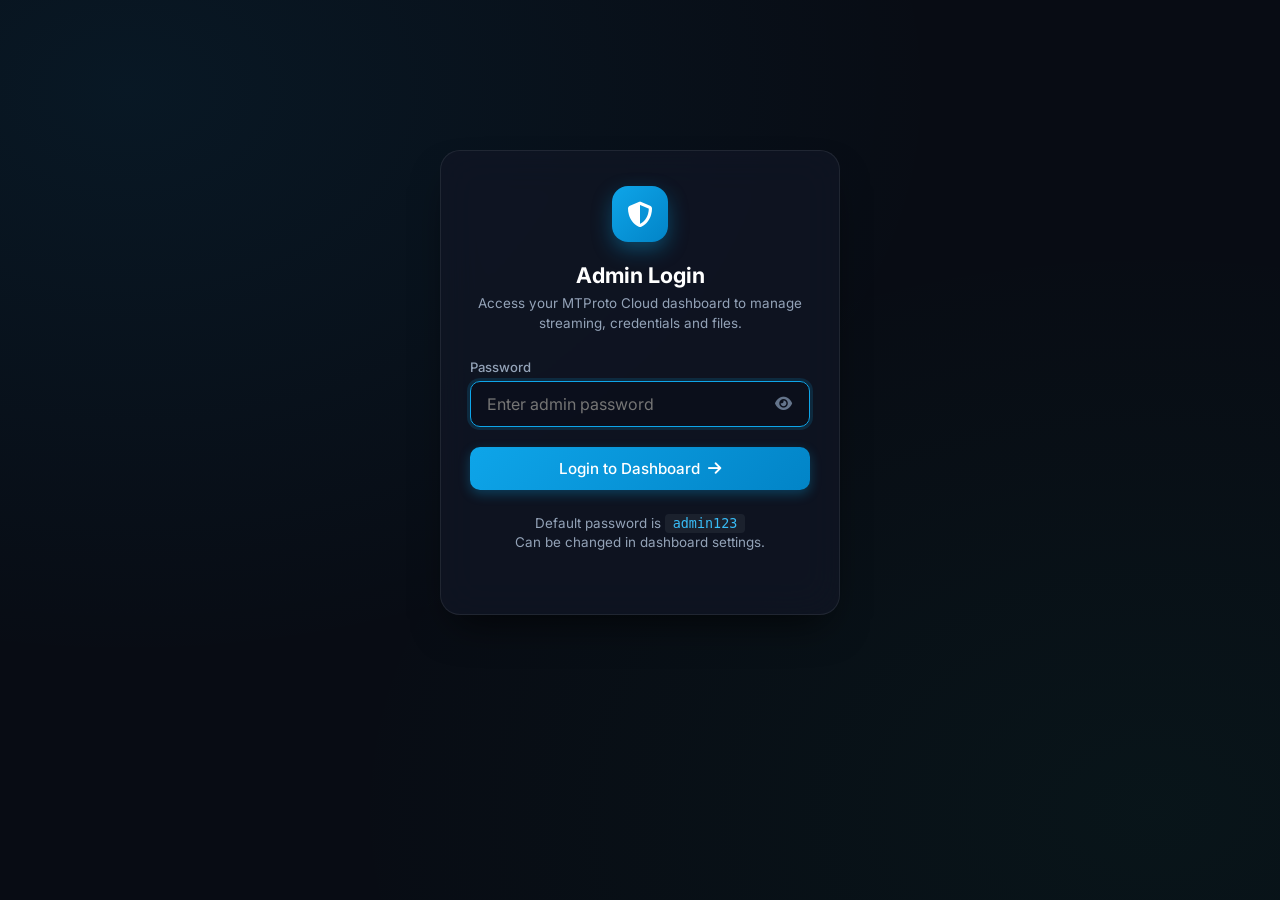
<file: templates/login.html>
<!DOCTYPE html>
<html lang="en">
<head>
    <meta charset="UTF-8">
    <meta name="viewport" content="width=device-width, initial-scale=1.0, maximum-scale=1.0, user-scalable=no, viewport-fit=cover">
    <title>Admin Login - MTProto Stream & Cloud</title>
    <link rel="stylesheet" href="/static/style.css?v=3.2">
    <link rel="stylesheet" href="https://cdnjs.cloudflare.com/ajax/libs/font-awesome/6.5.1/css/all.min.css">
    <style>
        .login-wrapper {
            min-height: 85vh;
            display: flex;
            align-items: center;
            justify-content: center;
            padding: 1.25rem;
        }
        .login-card {
            width: 100%;
            max-width: 400px;
            background: var(--bg-card);
            backdrop-filter: blur(20px);
            -webkit-backdrop-filter: blur(20px);
            border: 1px solid var(--border-color);
            border-radius: var(--radius-lg);
            padding: 2.2rem 1.8rem;
            box-shadow: 0 20px 40px -15px rgba(0, 0, 0, 0.7);
            text-align: center;
            position: relative;
        }
        .login-icon {
            width: 56px;
            height: 56px;
            background: linear-gradient(135deg, #0ea5e9, #0284c7);
            border-radius: 16px;
            display: flex;
            align-items: center;
            justify-content: center;
            font-size: 1.6rem;
            color: #fff;
            margin: 0 auto 1.25rem;
            box-shadow: 0 8px 20px rgba(14, 165, 233, 0.35);
        }
        .login-card h2 {
            font-size: 1.35rem;
            font-weight: 700;
            margin-bottom: 0.35rem;
            color: #fff;
        }
        .login-card p {
            color: var(--text-muted);
            font-size: 0.84rem;
            margin-bottom: 1.6rem;
            line-height: 1.45;
        }
        .input-wrapper {
            position: relative;
            display: flex;
            align-items: center;
        }
        .input-wrapper input {
            width: 100%;
            background: rgba(11, 16, 28, 0.85);
            border: 1px solid var(--border-color);
            border-radius: 10px;
            color: var(--text-main);
            padding: 0.75rem 2.6rem 0.75rem 1rem;
            font-size: 1rem; /* 16px prevents iOS auto-zoom */
            outline: none;
            transition: all 0.2s ease;
        }
        .input-wrapper input:focus {
            border-color: var(--accent);
            box-shadow: 0 0 0 3px rgba(14, 165, 233, 0.15);
        }
        .toggle-password {
            position: absolute;
            right: 0.85rem;
            color: var(--text-dim);
            cursor: pointer;
            padding: 0.3rem;
            font-size: 0.95rem;
            transition: color 0.2s;
        }
        .toggle-password:hover {
            color: var(--text-main);
        }
        .login-btn {
            width: 100%;
            padding: 0.75rem;
            font-size: 0.95rem;
            margin-top: 1.25rem;
            border-radius: 10px;
        }
        .default-hint {
            font-size: 0.78rem;
            color: var(--text-dim);
            margin-top: 1.5rem;
            line-height: 1.5;
        }
        .default-hint code {
            color: #38bdf8;
            background: rgba(255, 255, 255, 0.06);
            padding: 0.15rem 0.45rem;
            border-radius: 4px;
            font-family: monospace;
        }
    </style>
</head>
<body>
    <div id="toast-container" class="toast-container"></div>

    <div class="login-wrapper">
        <div class="login-card">
            <div class="login-icon">
                <i class="fas fa-shield-alt"></i>
            </div>
            <h2>Admin Login</h2>
            <p>Access your MTProto Cloud dashboard to manage streaming, credentials and files.</p>

            <form id="login-form">
                <div class="form-group" style="text-align: left;">
                    <label for="password">Password</label>
                    <div class="input-wrapper">
                        <input type="password" id="password" placeholder="Enter admin password" required autofocus autocomplete="current-password">
                        <i class="fas fa-eye toggle-password" id="toggle-pwd" onclick="togglePasswordVisibility()"></i>
                    </div>
                </div>
                <button type="submit" class="btn btn-primary login-btn" id="submit-btn">
                    <span>Login to Dashboard</span> <i class="fas fa-arrow-right"></i>
                </button>
            </form>

            <p class="default-hint">Default password is <code>admin123</code><br>Can be changed in dashboard settings.</p>
        </div>
    </div>

    <script src="/static/script.js?v=3.2"></script>
    <script>
        function togglePasswordVisibility() {
            const pwdInput = document.getElementById('password');
            const icon = document.getElementById('toggle-pwd');
            if (pwdInput.type === 'password') {
                pwdInput.type = 'text';
                icon.className = 'fas fa-eye-slash toggle-password';
            } else {
                pwdInput.type = 'password';
                icon.className = 'fas fa-eye toggle-password';
            }
        }

        document.getElementById('login-form').addEventListener('submit', async (e) => {
            e.preventDefault();
            const password = document.getElementById('password').value;
            const btn = document.getElementById('submit-btn');
            
            btn.innerHTML = '<i class="fas fa-spinner fa-spin"></i> Authenticating...';
            btn.disabled = true;

            try {
                const res = await fetch('/api/login', {
                    method: 'POST',
                    headers: {'Content-Type': 'application/json'},
                    body: JSON.stringify({password})
                });

                if (res.ok) {
                    showToast('Login successful! Redirecting...', 'success');
                    setTimeout(() => {
                        window.location.href = '/';
                    }, 500);
                } else {
                    const data = await res.json();
                    showToast(data.detail || 'Invalid password', 'error');
                    btn.innerHTML = '<span>Login to Dashboard</span> <i class="fas fa-arrow-right"></i>';
                    btn.disabled = false;
                }
            } catch (err) {
                showToast('Network error while logging in', 'error');
                btn.innerHTML = '<span>Login to Dashboard</span> <i class="fas fa-arrow-right"></i>';
                btn.disabled = false;
            }
        });
    </script>
</body>
</html>
</file>
<file: static/style.css>
@import url('https://fonts.googleapis.com/css2?family=Inter:wght@400;500;600;700;800&display=swap');

:root {
    --bg-color: #080c14;
    --bg-card: rgba(16, 22, 36, 0.75);
    --bg-card-solid: #111726;
    --bg-card-hover: rgba(23, 32, 52, 0.85);
    --border-color: rgba(255, 255, 255, 0.08);
    --border-hover: rgba(56, 189, 248, 0.35);
    
    --primary: #10b981;
    --primary-hover: #059669;
    --primary-glow: rgba(16, 185, 129, 0.25);
    
    --accent: #0ea5e9;
    --accent-hover: #0284c7;
    --accent-glow: rgba(14, 165, 233, 0.25);
    
    --danger: #ef4444;
    --danger-hover: #dc2626;
    --danger-bg: rgba(239, 68, 68, 0.15);
    
    --text-main: #f8fafc;
    --text-muted: #94a3b8;
    --text-dim: #64748b;
    
    --radius-sm: 8px;
    --radius: 14px;
    --radius-lg: 20px;
    
    --shadow-card: 0 10px 30px -10px rgba(0, 0, 0, 0.6);
    --shadow-glow: 0 0 25px rgba(14, 165, 233, 0.15);
}

* {
    margin: 0;
    padding: 0;
    box-sizing: border-box;
    font-family: 'Inter', -apple-system, BlinkMacSystemFont, "Segoe UI", Roboto, sans-serif;
    -webkit-tap-highlight-color: transparent;
}

a, a:visited, a:hover, a:active {
    text-decoration: none !important;
    color: inherit;
}

body {
    background-color: var(--bg-color);
    background-image: 
        radial-gradient(at 10% 10%, rgba(14, 165, 233, 0.08) 0px, transparent 50%),
        radial-gradient(at 90% 90%, rgba(16, 185, 129, 0.05) 0px, transparent 50%);
    background-attachment: fixed;
    color: var(--text-main);
    min-height: 100vh;
    display: flex;
    flex-direction: column;
    overflow-x: hidden;
}

.container {
    max-width: 1240px;
    margin: 0 auto;
    padding: 1.5rem 1rem;
    width: 100%;
}

/* ============================================================
   HEADER & NAVBAR
============================================================ */
.header {
    display: flex;
    justify-content: space-between;
    align-items: center;
    margin-bottom: 1.5rem;
    padding: 1rem 1.4rem;
    background: var(--bg-card);
    backdrop-filter: blur(16px);
    -webkit-backdrop-filter: blur(16px);
    border: 1px solid var(--border-color);
    border-radius: var(--radius-lg);
    box-shadow: var(--shadow-card);
}

.logo-area {
    display: flex;
    align-items: center;
    gap: 0.9rem;
    text-decoration: none;
    color: inherit;
}

.logo-icon {
    width: 44px;
    height: 44px;
    background: linear-gradient(135deg, #0ea5e9, #0284c7);
    border-radius: 12px;
    display: flex;
    align-items: center;
    justify-content: center;
    font-size: 1.4rem;
    color: #fff;
    box-shadow: 0 4px 14px rgba(14, 165, 233, 0.4);
    flex-shrink: 0;
}

.header-title h1 {
    font-size: 1.18rem;
    font-weight: 700;
    letter-spacing: -0.02em;
    background: linear-gradient(180deg, #ffffff 0%, #cbd5e1 100%);
    -webkit-background-clip: text;
    -webkit-text-fill-color: transparent;
}

.subtitle {
    color: var(--text-muted);
    font-size: 0.82rem;
    margin-top: 0.15rem;
}

.header-right {
    display: flex;
    align-items: center;
    gap: 0.75rem;
}

.status-badge {
    display: inline-flex;
    align-items: center;
    gap: 0.45rem;
    padding: 0.35rem 0.75rem;
    background: rgba(16, 185, 129, 0.12);
    border: 1px solid rgba(16, 185, 129, 0.3);
    color: #34d399;
    border-radius: 30px;
    font-size: 0.78rem;
    font-weight: 600;
    white-space: nowrap;
}

.status-badge.offline {
    background: rgba(239, 68, 68, 0.12);
    border-color: rgba(239, 68, 68, 0.3);
    color: #f87171;
}

.status-dot {
    width: 7px;
    height: 7px;
    background-color: #34d399;
    border-radius: 50%;
    box-shadow: 0 0 8px #34d399;
    animation: pulse 2s infinite;
}

.status-badge.offline .status-dot {
    background-color: #f87171;
    box-shadow: 0 0 8px #f87171;
}

@keyframes pulse {
    0%, 100% { opacity: 0.6; transform: scale(0.95); }
    50% { opacity: 1; transform: scale(1.1); }
}

/* ============================================================
   TABS NAVIGATION (Pill & Segmented)
============================================================ */
.tabs-nav {
    display: flex;
    gap: 0.5rem;
    margin-bottom: 1.5rem;
    padding: 0.35rem;
    background: rgba(16, 22, 36, 0.6);
    backdrop-filter: blur(12px);
    -webkit-backdrop-filter: blur(12px);
    border: 1px solid var(--border-color);
    border-radius: 14px;
    overflow-x: auto;
    scrollbar-width: none;
}

.tabs-nav::-webkit-scrollbar {
    display: none;
}

.tab-btn {
    background: transparent;
    border: none;
    color: var(--text-muted);
    padding: 0.55rem 1.1rem;
    font-size: 0.88rem;
    font-weight: 500;
    cursor: pointer;
    border-radius: 10px;
    display: flex;
    align-items: center;
    gap: 0.5rem;
    transition: all 0.2s cubic-bezier(0.4, 0, 0.2, 1);
    white-space: nowrap;
    user-select: none;
}

.tab-btn:hover {
    color: var(--text-main);
    background: rgba(255, 255, 255, 0.04);
}

.tab-btn.active {
    color: #ffffff;
    background: #1e293b;
    border: 1px solid rgba(255, 255, 255, 0.1);
    box-shadow: 0 4px 12px rgba(0, 0, 0, 0.3);
}

.tab-btn.active i {
    color: var(--accent);
}

.tab-content {
    display: none;
    animation: fadeIn 0.25s ease forwards;
}

.tab-content.active {
    display: block;
}

@keyframes fadeIn {
    from { opacity: 0; transform: translateY(4px); }
    to { opacity: 1; transform: translateY(0); }
}

/* ============================================================
   CARDS & CONTAINERS
============================================================ */
.card {
    background: var(--bg-card);
    backdrop-filter: blur(16px);
    -webkit-backdrop-filter: blur(16px);
    border: 1px solid var(--border-color);
    border-radius: var(--radius);
    padding: 1.5rem;
    margin-bottom: 1.5rem;
    box-shadow: var(--shadow-card);
    transition: border-color 0.2s ease;
}

.card:hover {
    border-color: rgba(255, 255, 255, 0.14);
}

.card-header-flex {
    display: flex;
    justify-content: space-between;
    align-items: center;
    flex-wrap: wrap;
    gap: 1rem;
    margin-bottom: 1.25rem;
}

.card h2 {
    font-size: 1.15rem;
    font-weight: 600;
    margin-bottom: 0.3rem;
    display: flex;
    align-items: center;
    gap: 0.55rem;
    color: var(--text-main);
}

.card h2 i {
    color: var(--accent);
}

.description {
    color: var(--text-muted);
    font-size: 0.85rem;
    line-height: 1.45;
}

/* ============================================================
   SEARCH & FILTERS
============================================================ */
.filter-actions {
    display: flex;
    gap: 0.5rem;
    align-items: center;
    width: 100%;
    max-width: 360px;
}

.search-box {
    position: relative;
    flex: 1;
}

.search-box i {
    position: absolute;
    left: 0.85rem;
    top: 50%;
    transform: translateY(-50%);
    color: var(--text-dim);
    font-size: 0.85rem;
}

.search-input {
    width: 100%;
    background: rgba(11, 15, 25, 0.8);
    border: 1px solid var(--border-color);
    border-radius: var(--radius-sm);
    color: var(--text-main);
    padding: 0.55rem 0.85rem 0.55rem 2.2rem;
    font-size: 0.88rem;
    outline: none;
    transition: all 0.2s ease;
}

.search-input:focus {
    border-color: var(--accent);
    box-shadow: 0 0 0 3px rgba(14, 165, 233, 0.15);
}

/* ============================================================
   FILES DISPLAY: DESKTOP TABLE & MOBILE CARDS
============================================================ */
.desktop-files-view {
    display: block;
}

.mobile-files-view {
    display: none;
}

.table-responsive {
    overflow-x: auto;
    border-radius: var(--radius-sm);
    border: 1px solid var(--border-color);
}

.files-table {
    width: 100%;
    border-collapse: collapse;
    font-size: 0.88rem;
    text-align: left;
}

.files-table th, .files-table td {
    padding: 0.85rem 1rem;
    border-bottom: 1px solid var(--border-color);
}

.files-table th {
    background: rgba(11, 16, 28, 0.9);
    color: var(--text-muted);
    font-weight: 600;
    font-size: 0.78rem;
    text-transform: uppercase;
    letter-spacing: 0.04em;
}

.files-table tr:hover {
    background: rgba(255, 255, 255, 0.02);
}

.file-name-cell {
    display: flex;
    align-items: center;
    gap: 0.75rem;
    font-weight: 500;
    max-width: 320px;
}

.file-name-text {
    white-space: nowrap;
    overflow: hidden;
    text-overflow: ellipsis;
}

.file-icon-box {
    width: 36px;
    height: 36px;
    border-radius: 8px;
    background: rgba(14, 165, 233, 0.12);
    color: var(--accent);
    display: flex;
    align-items: center;
    justify-content: center;
    font-size: 1rem;
    flex-shrink: 0;
}

.file-icon-box.doc {
    background: rgba(16, 185, 129, 0.12);
    color: var(--primary);
}

.badge-pill {
    display: inline-block;
    padding: 0.2rem 0.55rem;
    background: rgba(255, 255, 255, 0.05);
    border: 1px solid var(--border-color);
    border-radius: 6px;
    font-size: 0.75rem;
    color: var(--text-muted);
}

.actions-cell {
    display: flex;
    gap: 0.35rem;
    align-items: center;
}

/* MOBILE FILE CARDS */
.mobile-files-grid {
    display: flex;
    flex-direction: column;
    gap: 0.75rem;
}

.mobile-file-card {
    background: rgba(13, 18, 30, 0.7);
    border: 1px solid var(--border-color);
    border-radius: 12px;
    padding: 1rem;
    display: flex;
    flex-direction: column;
    gap: 0.75rem;
    transition: transform 0.15s ease, border-color 0.15s ease;
}

.mobile-file-card:active {
    transform: scale(0.99);
}

.mobile-card-header {
    display: flex;
    align-items: flex-start;
    gap: 0.75rem;
}

.mobile-card-title {
    font-size: 0.92rem;
    font-weight: 600;
    line-height: 1.35;
    word-break: break-word;
    color: var(--text-main);
}

.mobile-card-meta {
    display: flex;
    align-items: center;
    gap: 0.5rem;
    margin-top: 0.25rem;
    font-size: 0.75rem;
    color: var(--text-dim);
}

.mobile-card-actions {
    display: flex;
    gap: 0.45rem;
    flex-wrap: wrap;
    padding-top: 0.65rem;
    border-top: 1px solid rgba(255, 255, 255, 0.05);
}

.mobile-card-actions .btn {
    flex: 1;
    justify-content: center;
}

/* ============================================================
   BUTTONS
============================================================ */
.btn {
    display: inline-flex;
    align-items: center;
    justify-content: center;
    gap: 0.45rem;
    padding: 0.55rem 1.05rem;
    border-radius: 8px;
    font-size: 0.86rem;
    font-weight: 500;
    cursor: pointer;
    border: none;
    text-decoration: none;
    transition: all 0.2s cubic-bezier(0.4, 0, 0.2, 1);
    white-space: nowrap;
    touch-action: manipulation;
}

.btn:active {
    transform: scale(0.97);
}

.btn-primary {
    background: linear-gradient(135deg, #0ea5e9, #0284c7);
    color: #fff;
    box-shadow: 0 4px 12px rgba(14, 165, 233, 0.3);
}

.btn-primary:hover {
    background: linear-gradient(135deg, #38bdf8, #0ea5e9);
    box-shadow: 0 4px 16px rgba(14, 165, 233, 0.4);
}

.btn-success {
    background: linear-gradient(135deg, #10b981, #059669);
    color: #fff;
    box-shadow: 0 4px 12px rgba(16, 185, 129, 0.3);
}

.btn-secondary {
    background: rgba(255, 255, 255, 0.05);
    color: var(--text-main);
    border: 1px solid var(--border-color);
}

.btn-secondary:hover {
    background: rgba(255, 255, 255, 0.09);
    border-color: rgba(255, 255, 255, 0.18);
}

.btn-danger {
    background: var(--danger-bg);
    color: #f87171;
    border: 1px solid rgba(239, 68, 68, 0.25);
}

.btn-danger:hover {
    background: var(--danger);
    color: #fff;
}

.btn-sm {
    padding: 0.4rem 0.75rem;
    font-size: 0.8rem;
    border-radius: 7px;
}

.btn-icon-only {
    padding: 0.45rem;
    width: 32px;
    height: 32px;
    border-radius: 7px;
}

/* ============================================================
   DROPZONE / UPLOADER
============================================================ */
.dropzone {
    border: 2px dashed rgba(14, 165, 233, 0.35);
    border-radius: var(--radius);
    padding: 2.8rem 1.5rem;
    text-align: center;
    background: rgba(11, 16, 28, 0.6);
    transition: all 0.25s ease;
    cursor: pointer;
    position: relative;
    user-select: none;
}

.dropzone:hover, .dropzone.dragover {
    border-color: var(--accent);
    background: rgba(14, 165, 233, 0.06);
    box-shadow: var(--shadow-glow);
}

.drop-icon-wrapper {
    width: 68px;
    height: 68px;
    border-radius: 50%;
    background: rgba(14, 165, 233, 0.12);
    color: var(--accent);
    display: inline-flex;
    align-items: center;
    justify-content: center;
    font-size: 2rem;
    margin-bottom: 1rem;
    transition: transform 0.25s ease;
}

.dropzone:hover .drop-icon-wrapper {
    transform: translateY(-4px) scale(1.05);
}

.dropzone h3 {
    font-size: 1.05rem;
    font-weight: 600;
    margin-bottom: 0.35rem;
}

.dropzone p {
    color: var(--text-muted);
    font-size: 0.88rem;
    margin: 0.35rem 0;
}

.file-hint {
    font-size: 0.76rem !important;
    color: var(--text-dim) !important;
    margin-top: 1rem !important;
}

/* Upload Progress */
.upload-progress-container {
    margin-top: 1.25rem;
    background: rgba(11, 16, 28, 0.8);
    padding: 1.2rem;
    border-radius: 12px;
    border: 1px solid var(--border-color);
}

.progress-info {
    display: flex;
    justify-content: space-between;
    font-size: 0.86rem;
    margin-bottom: 0.6rem;
    font-weight: 500;
}

.progress-bar-bg {
    width: 100%;
    height: 8px;
    background-color: rgba(255, 255, 255, 0.08);
    border-radius: 6px;
    overflow: hidden;
}

.progress-bar-fill {
    height: 100%;
    width: 0%;
    background: linear-gradient(90deg, #0ea5e9, #10b981);
    border-radius: 6px;
    transition: width 0.25s ease;
    box-shadow: 0 0 12px rgba(16, 185, 129, 0.5);
}

.upload-status-text {
    font-size: 0.8rem;
    color: var(--text-muted);
    margin-top: 0.55rem;
    display: flex;
    align-items: center;
    gap: 0.4rem;
}

/* Result Box */
.result-box {
    margin-top: 1.5rem;
    padding: 1.4rem;
    background: rgba(11, 16, 28, 0.85);
    border: 1px solid rgba(16, 185, 129, 0.3);
    border-radius: var(--radius);
}

.result-box h3 {
    display: flex;
    align-items: center;
    gap: 0.5rem;
    color: #34d399;
    margin-bottom: 1.2rem;
    font-size: 1.05rem;
}

.link-group {
    margin-bottom: 1rem;
}

.link-group:last-child {
    margin-bottom: 0;
}

.link-group label {
    display: block;
    font-size: 0.8rem;
    color: var(--text-muted);
    margin-bottom: 0.35rem;
    font-weight: 500;
}

.copy-input-group {
    display: flex;
    gap: 0.45rem;
}

.copy-input-group input {
    flex: 1;
    background: rgba(0, 0, 0, 0.4);
    border: 1px solid var(--border-color);
    border-radius: 8px;
    color: #e2e8f0;
    padding: 0.55rem 0.8rem;
    font-size: 0.84rem;
    font-family: ui-monospace, SFMono-Regular, Menlo, Monaco, Consolas, monospace;
    outline: none;
    min-width: 0;
}

/* ============================================================
   SETTINGS & FORM GRID
============================================================ */
.settings-grid {
    display: grid;
    grid-template-columns: 1fr 1fr;
    gap: 1.25rem;
    margin-bottom: 1.5rem;
}

.form-group label {
    display: block;
    font-size: 0.82rem;
    color: var(--text-muted);
    margin-bottom: 0.4rem;
    font-weight: 500;
}

.form-group input {
    width: 100%;
    background: rgba(11, 16, 28, 0.8);
    border: 1px solid var(--border-color);
    border-radius: 8px;
    color: var(--text-main);
    padding: 0.65rem 0.9rem;
    font-size: 0.9rem;
    outline: none;
    transition: all 0.2s ease;
}

.form-group input:focus {
    border-color: var(--accent);
    box-shadow: 0 0 0 3px rgba(14, 165, 233, 0.15);
}

.form-group .hint {
    display: block;
    font-size: 0.74rem;
    color: var(--accent);
    margin-top: 0.35rem;
}

.settings-actions {
    display: flex;
    gap: 0.75rem;
    flex-wrap: wrap;
}

.alert-box {
    margin-top: 1.25rem;
    padding: 0.85rem 1.1rem;
    border-radius: 8px;
    font-size: 0.86rem;
    line-height: 1.4;
}

.alert-box.success {
    background: rgba(16, 185, 129, 0.15);
    border: 1px solid rgba(16, 185, 129, 0.35);
    color: #34d399;
}

.alert-box.error {
    background: rgba(239, 68, 68, 0.15);
    border: 1px solid rgba(239, 68, 68, 0.35);
    color: #f87171;
}

/* ============================================================
   STATS CARDS
============================================================ */
.stats-grid {
    display: grid;
    grid-template-columns: repeat(auto-fit, minmax(180px, 1fr));
    gap: 1rem;
}

.stat-card {
    background: rgba(11, 16, 28, 0.8);
    border: 1px solid var(--border-color);
    border-radius: 12px;
    padding: 1.2rem 1rem;
    text-align: center;
    position: relative;
    overflow: hidden;
}

.stat-card::before {
    content: '';
    position: absolute;
    top: 0;
    left: 0;
    right: 0;
    height: 3px;
    background: linear-gradient(90deg, var(--accent), var(--primary));
    opacity: 0.6;
}

.stat-label {
    font-size: 0.75rem;
    color: var(--text-muted);
    margin-bottom: 0.5rem;
    text-transform: uppercase;
    letter-spacing: 0.05em;
    font-weight: 600;
}

.stat-value {
    font-size: 1.3rem;
    font-weight: 700;
    color: #fff;
    letter-spacing: -0.02em;
}

/* ============================================================
   QUICK TESTER GRID & CODE
============================================================ */
.main-grid {
    display: grid;
    grid-template-columns: 1fr 1fr;
    gap: 1.5rem;
}

.lookup-group {
    display: flex;
    gap: 0.5rem;
}

.lookup-group input {
    flex: 1;
    background: rgba(11, 16, 28, 0.8);
    border: 1px solid var(--border-color);
    border-radius: 8px;
    color: var(--text-main);
    padding: 0.65rem 0.9rem;
    font-size: 0.9rem;
    outline: none;
    min-width: 0;
}

.lookup-group input:focus {
    border-color: var(--accent);
}

.code-block {
    background: rgba(0, 0, 0, 0.5);
    border: 1px solid var(--border-color);
    border-radius: 10px;
    padding: 1rem;
    overflow-x: auto;
    font-family: ui-monospace, SFMono-Regular, Menlo, Monaco, Consolas, monospace;
}

.code-block pre {
    font-size: 0.78rem;
    color: #cbd5e1;
    line-height: 1.55;
    margin: 0;
}

/* ============================================================
   TOAST NOTIFICATIONS (No ugly browser alert!)
============================================================ */
.toast-container {
    position: fixed;
    top: 1.25rem;
    right: 1.25rem;
    z-index: 99999;
    display: flex;
    flex-direction: column;
    gap: 0.6rem;
    pointer-events: none;
}

.toast {
    background: rgba(17, 24, 39, 0.92);
    backdrop-filter: blur(12px);
    -webkit-backdrop-filter: blur(12px);
    border: 1px solid rgba(255, 255, 255, 0.12);
    box-shadow: 0 10px 30px rgba(0, 0, 0, 0.5);
    color: #fff;
    padding: 0.75rem 1.15rem;
    border-radius: 10px;
    font-size: 0.86rem;
    display: flex;
    align-items: center;
    gap: 0.65rem;
    pointer-events: auto;
    transform: translateY(-10px);
    opacity: 0;
    transition: all 0.25s cubic-bezier(0.16, 1, 0.3, 1);
}

.toast.show {
    transform: translateY(0);
    opacity: 1;
}

.toast.toast-success i { color: #34d399; }
.toast.toast-error i { color: #f87171; }
.toast.toast-info i { color: #38bdf8; }

/* ============================================================
   VIDEO PLAYER PAGE
============================================================ */
.player-body {
    background-color: #05070a;
}

.player-container {
    max-width: 1000px;
    margin: 0 auto;
    padding: 1.25rem 1rem;
    width: 100%;
}

.player-header {
    display: flex;
    justify-content: space-between;
    align-items: center;
    margin-bottom: 1rem;
    gap: 0.75rem;
}

.btn-back {
    color: var(--text-muted);
    text-decoration: none;
    font-size: 0.86rem;
    display: flex;
    align-items: center;
    gap: 0.4rem;
    transition: color 0.2s;
    flex-shrink: 0;
}

.btn-back:hover {
    color: var(--text-main);
}

.file-title-area {
    text-align: center;
    max-width: 65%;
    overflow: hidden;
}

.player-title {
    font-size: 1.05rem;
    font-weight: 600;
    white-space: nowrap;
    overflow: hidden;
    text-overflow: ellipsis;
}

.file-meta-pill {
    display: inline-block;
    font-size: 0.74rem;
    color: var(--text-dim);
    margin-top: 0.15rem;
}

.video-wrapper {
    width: 100%;
    background: #000;
    border-radius: var(--radius);
    overflow: hidden;
    box-shadow: 0 15px 40px rgba(0,0,0,0.8);
    border: 1px solid var(--border-color);
}

.video-wrapper video {
    width: 100%;
    max-height: 72vh;
    display: block;
    object-fit: contain;
    background: #000;
}

.player-details-card {
    background: var(--bg-card);
    border: 1px solid var(--border-color);
    border-radius: var(--radius);
    padding: 1.25rem;
    margin-top: 1.25rem;
}

.player-details-card h3 {
    font-size: 0.98rem;
    margin-bottom: 0.85rem;
    display: flex;
    align-items: center;
    gap: 0.5rem;
}

.player-link-grid {
    display: grid;
    grid-template-columns: 1fr 1fr;
    gap: 1rem;
}

/* ============================================================
   FOOTER
============================================================ */
.footer {
    text-align: center;
    margin-top: auto;
    padding: 2rem 1rem 1.5rem;
    color: var(--text-dim);
    font-size: 0.8rem;
}

.text-center {
    text-align: center;
}

/* ============================================================
   MOBILE RESPONSIVE BREAKPOINTS
============================================================ */
@media (max-width: 860px) {
    .settings-grid {
        grid-template-columns: 1fr;
    }
    .main-grid {
        grid-template-columns: 1fr;
    }
    .player-link-grid {
        grid-template-columns: 1fr;
    }
}

@media (max-width: 768px) {
    .container {
        padding: 0.75rem 0.6rem;
    }

    .header {
        padding: 0.75rem 0.9rem;
        margin-bottom: 1rem;
        border-radius: 14px;
    }

    .logo-icon {
        width: 38px;
        height: 38px;
        font-size: 1.15rem;
    }

    .header-title h1 {
        font-size: 1.02rem;
    }

    .subtitle {
        display: none; /* Hide subtitle to keep mobile header clean */
    }

    .status-badge {
        padding: 0.25rem 0.55rem;
        font-size: 0.72rem;
    }

    /* Switch from table to mobile cards on phones */
    .desktop-files-view {
        display: none !important;
    }

    .mobile-files-view {
        display: block !important;
    }

    .card {
        padding: 1.1rem;
        border-radius: 14px;
        margin-bottom: 1rem;
    }

    .filter-actions {
        max-width: 100%;
    }

    .card-header-flex {
        flex-direction: column;
        align-items: stretch;
        gap: 0.75rem;
    }

    .dropzone {
        padding: 2rem 1rem;
    }

    .drop-icon-wrapper {
        width: 54px;
        height: 54px;
        font-size: 1.6rem;
    }

    .tabs-nav {
        margin-bottom: 1rem;
        padding: 0.3rem;
    }

    .tab-btn {
        padding: 0.45rem 0.85rem;
        font-size: 0.82rem;
    }

    .toast-container {
        top: auto;
        bottom: 1.25rem;
        left: 1rem;
        right: 1rem;
        align-items: center;
    }

    .toast {
        width: 100%;
        max-width: 380px;
        justify-content: center;
    }

    .player-container {
        padding: 0.5rem 0.4rem;
    }

    .video-wrapper {
        border-radius: 10px;
    }
}
</file>
